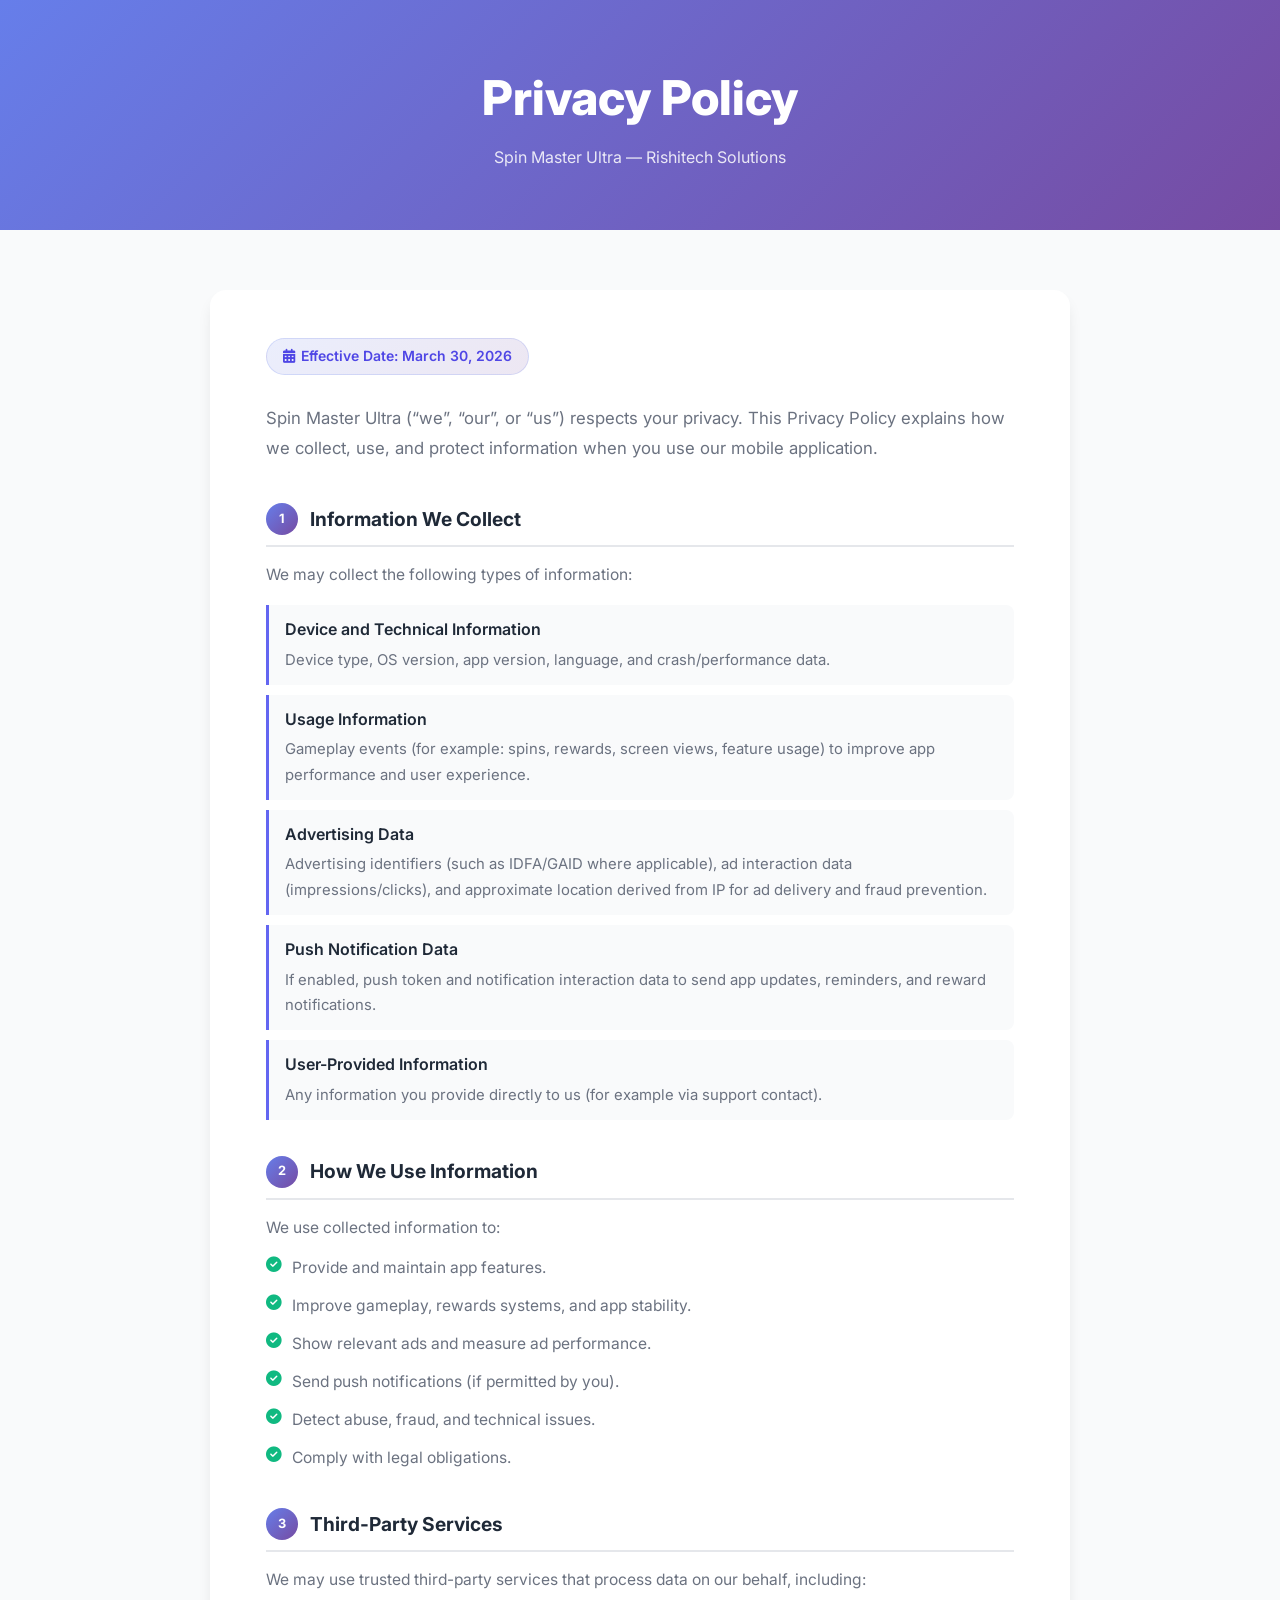
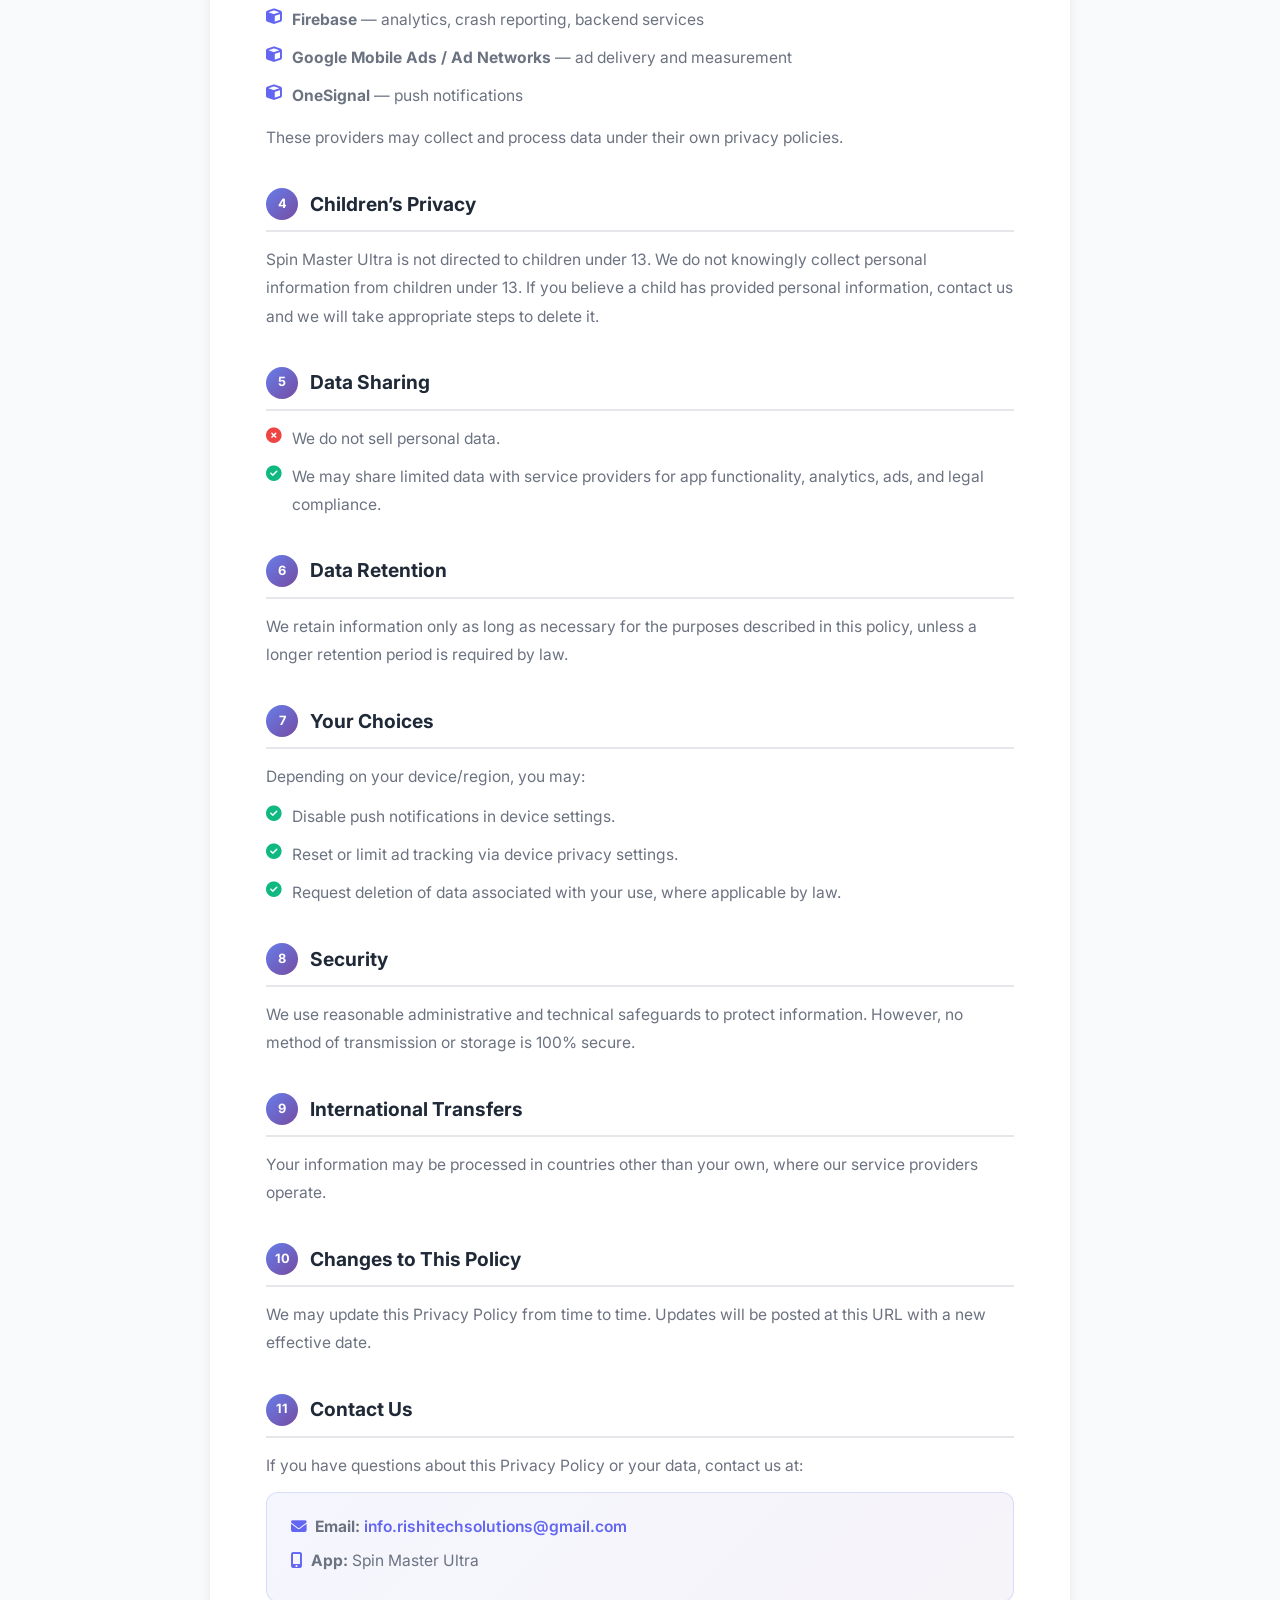
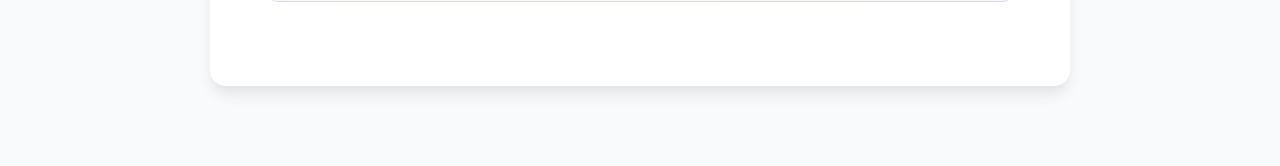
<file: privacy-policy.html>
<!DOCTYPE html>
<html lang="en">
<head>
    <meta charset="UTF-8">
    <meta name="viewport" content="width=device-width, initial-scale=1.0">
    <title>Privacy Policy - Spin Master Ultra | Rishitech Solutions</title>
    <link rel="stylesheet" href="styles.css">
    <link rel="preconnect" href="https://fonts.googleapis.com">
    <link rel="preconnect" href="https://fonts.gstatic.com" crossorigin>
    <link href="https://fonts.googleapis.com/css2?family=Inter:wght@300;400;500;600;700;800;900&display=swap" rel="stylesheet">
    <link rel="stylesheet" href="https://cdnjs.cloudflare.com/ajax/libs/font-awesome/6.4.0/css/all.min.css">
    <style>
        .policy-hero {
            background: var(--gradient-1);
            padding: 60px 0 60px;
            text-align: center;
            color: #fff;
        }

        .policy-hero h1 {
            font-size: clamp(2rem, 5vw, 3rem);
            font-weight: 800;
            margin-bottom: 0.5rem;
        }

        .policy-hero p {
            font-size: 1rem;
            opacity: 0.85;
        }

        .policy-content {
            padding: 60px 0 80px;
            background: var(--bg-light);
        }

        .policy-card {
            background: var(--bg-white);
            border-radius: 16px;
            box-shadow: var(--shadow-lg);
            padding: 48px 56px;
            max-width: 860px;
            margin: 0 auto;
        }

        .policy-card .effective-date {
            display: inline-block;
            background: linear-gradient(135deg, #667eea22, #764ba222);
            color: var(--primary-dark);
            font-weight: 600;
            font-size: 0.875rem;
            padding: 6px 16px;
            border-radius: 20px;
            margin-bottom: 28px;
            border: 1px solid #667eea33;
        }

        .policy-card .intro {
            font-size: 1.05rem;
            color: var(--text-light);
            margin-bottom: 40px;
            line-height: 1.8;
        }

        .policy-section {
            margin-bottom: 36px;
        }

        .policy-section h2 {
            display: flex;
            align-items: center;
            gap: 12px;
            font-size: 1.2rem;
            font-weight: 700;
            color: var(--text-dark);
            margin-bottom: 14px;
            padding-bottom: 10px;
            border-bottom: 2px solid var(--border-color);
        }

        .policy-section h2 .section-number {
            display: inline-flex;
            align-items: center;
            justify-content: center;
            width: 32px;
            height: 32px;
            border-radius: 50%;
            background: var(--gradient-1);
            color: #fff;
            font-size: 0.8rem;
            font-weight: 700;
            flex-shrink: 0;
        }

        .policy-section p,
        .policy-section li {
            color: var(--text-light);
            line-height: 1.8;
            font-size: 0.975rem;
        }

        .policy-section ul {
            list-style: none;
            padding: 0;
            margin: 0;
            display: flex;
            flex-direction: column;
            gap: 10px;
        }

        .policy-section ul li {
            padding-left: 0;
        }

        .data-type {
            background: var(--bg-light);
            border-left: 3px solid var(--primary-color);
            border-radius: 0 8px 8px 0;
            padding: 12px 16px;
            margin-bottom: 10px;
        }

        .data-type strong {
            display: block;
            color: var(--text-dark);
            font-weight: 600;
            margin-bottom: 4px;
        }

        .data-type span {
            font-size: 0.93rem;
            color: var(--text-light);
        }

        .third-party-list {
            display: flex;
            flex-direction: column;
            gap: 8px;
            margin-top: 4px;
        }

        .third-party-list li {
            display: flex;
            align-items: flex-start;
            gap: 10px;
        }

        .third-party-list li i {
            color: var(--primary-color);
            margin-top: 3px;
            flex-shrink: 0;
        }

        .check-list {
            display: flex;
            flex-direction: column;
            gap: 8px;
            margin-top: 4px;
        }

        .check-list li {
            display: flex;
            align-items: flex-start;
            gap: 10px;
        }

        .check-list li i {
            color: #10b981;
            margin-top: 3px;
            flex-shrink: 0;
        }

        .contact-box {
            background: linear-gradient(135deg, #667eea11, #764ba211);
            border: 1px solid #667eea33;
            border-radius: 12px;
            padding: 20px 24px;
            margin-top: 8px;
        }

        .contact-box p {
            margin-bottom: 6px;
        }

        .contact-box a {
            color: var(--primary-color);
            font-weight: 600;
            text-decoration: none;
        }

        .contact-box a:hover {
            text-decoration: underline;
        }

        @media (max-width: 768px) {
            .policy-card {
                padding: 32px 24px;
            }
        }
    </style>
</head>
<body>
    <!-- Header -->
    <header class="header" id="header" style="display:none;">
        <nav class="navbar">
            <div class="container">
                <div class="nav-wrapper">
                    <div class="logo">
                        <img src="assets/rishitech solutions logo.png" alt="Rishitech Solutions" class="logo-image">
                    </div>
                    <ul class="nav-menu" id="navMenu">
                        <li><a href="index.html#home" class="nav-link">Home</a></li>
                        <li><a href="index.html#services" class="nav-link">Services</a></li>
                        <li><a href="index.html#about" class="nav-link">About</a></li>
                        <li><a href="index.html#contact" class="nav-link">Contact</a></li>
                    </ul>
                    <button class="nav-toggle" id="navToggle">
                        <span></span>
                        <span></span>
                        <span></span>
                    </button>
                </div>
            </div>
        </nav>
    </header>

    <!-- Page Hero -->
    <section class="policy-hero">
        <div class="container">
            <h1>Privacy Policy</h1>
            <p>Spin Master Ultra &mdash; Rishitech Solutions</p>
        </div>
    </section>

    <!-- Policy Content -->
    <section class="policy-content">
        <div class="container">
            <div class="policy-card">

                <span class="effective-date"><i class="fas fa-calendar-alt" style="margin-right:6px;"></i>Effective Date: March 30, 2026</span>

                <p class="intro">
                    Spin Master Ultra (&ldquo;we&rdquo;, &ldquo;our&rdquo;, or &ldquo;us&rdquo;) respects your privacy. This Privacy Policy explains how we collect, use, and protect information when you use our mobile application.
                </p>

                <!-- Section 1 -->
                <div class="policy-section">
                    <h2><span class="section-number">1</span> Information We Collect</h2>
                    <p style="margin-bottom:16px;">We may collect the following types of information:</p>

                    <div class="data-type">
                        <strong>Device and Technical Information</strong>
                        <span>Device type, OS version, app version, language, and crash/performance data.</span>
                    </div>
                    <div class="data-type">
                        <strong>Usage Information</strong>
                        <span>Gameplay events (for example: spins, rewards, screen views, feature usage) to improve app performance and user experience.</span>
                    </div>
                    <div class="data-type">
                        <strong>Advertising Data</strong>
                        <span>Advertising identifiers (such as IDFA/GAID where applicable), ad interaction data (impressions/clicks), and approximate location derived from IP for ad delivery and fraud prevention.</span>
                    </div>
                    <div class="data-type">
                        <strong>Push Notification Data</strong>
                        <span>If enabled, push token and notification interaction data to send app updates, reminders, and reward notifications.</span>
                    </div>
                    <div class="data-type">
                        <strong>User-Provided Information</strong>
                        <span>Any information you provide directly to us (for example via support contact).</span>
                    </div>
                </div>

                <!-- Section 2 -->
                <div class="policy-section">
                    <h2><span class="section-number">2</span> How We Use Information</h2>
                    <p style="margin-bottom:12px;">We use collected information to:</p>
                    <ul class="check-list">
                        <li><i class="fas fa-check-circle"></i> Provide and maintain app features.</li>
                        <li><i class="fas fa-check-circle"></i> Improve gameplay, rewards systems, and app stability.</li>
                        <li><i class="fas fa-check-circle"></i> Show relevant ads and measure ad performance.</li>
                        <li><i class="fas fa-check-circle"></i> Send push notifications (if permitted by you).</li>
                        <li><i class="fas fa-check-circle"></i> Detect abuse, fraud, and technical issues.</li>
                        <li><i class="fas fa-check-circle"></i> Comply with legal obligations.</li>
                    </ul>
                </div>

                <!-- Section 3 -->
                <div class="policy-section">
                    <h2><span class="section-number">3</span> Third-Party Services</h2>
                    <p style="margin-bottom:12px;">We may use trusted third-party services that process data on our behalf, including:</p>
                    <ul class="third-party-list">
                        <li><i class="fas fa-cube"></i><span><strong>Firebase</strong> &mdash; analytics, crash reporting, backend services</span></li>
                        <li><i class="fas fa-cube"></i><span><strong>Google Mobile Ads / Ad Networks</strong> &mdash; ad delivery and measurement</span></li>
                        <li><i class="fas fa-cube"></i><span><strong>OneSignal</strong> &mdash; push notifications</span></li>
                    </ul>
                    <p style="margin-top:14px;">These providers may collect and process data under their own privacy policies.</p>
                </div>

                <!-- Section 4 -->
                <div class="policy-section">
                    <h2><span class="section-number">4</span> Children&rsquo;s Privacy</h2>
                    <p>Spin Master Ultra is not directed to children under 13. We do not knowingly collect personal information from children under 13. If you believe a child has provided personal information, contact us and we will take appropriate steps to delete it.</p>
                </div>

                <!-- Section 5 -->
                <div class="policy-section">
                    <h2><span class="section-number">5</span> Data Sharing</h2>
                    <ul class="check-list">
                        <li><i class="fas fa-times-circle" style="color:#ef4444;"></i> We do not sell personal data.</li>
                        <li><i class="fas fa-check-circle"></i> We may share limited data with service providers for app functionality, analytics, ads, and legal compliance.</li>
                    </ul>
                </div>

                <!-- Section 6 -->
                <div class="policy-section">
                    <h2><span class="section-number">6</span> Data Retention</h2>
                    <p>We retain information only as long as necessary for the purposes described in this policy, unless a longer retention period is required by law.</p>
                </div>

                <!-- Section 7 -->
                <div class="policy-section">
                    <h2><span class="section-number">7</span> Your Choices</h2>
                    <p style="margin-bottom:12px;">Depending on your device/region, you may:</p>
                    <ul class="check-list">
                        <li><i class="fas fa-check-circle"></i> Disable push notifications in device settings.</li>
                        <li><i class="fas fa-check-circle"></i> Reset or limit ad tracking via device privacy settings.</li>
                        <li><i class="fas fa-check-circle"></i> Request deletion of data associated with your use, where applicable by law.</li>
                    </ul>
                </div>

                <!-- Section 8 -->
                <div class="policy-section">
                    <h2><span class="section-number">8</span> Security</h2>
                    <p>We use reasonable administrative and technical safeguards to protect information. However, no method of transmission or storage is 100% secure.</p>
                </div>

                <!-- Section 9 -->
                <div class="policy-section">
                    <h2><span class="section-number">9</span> International Transfers</h2>
                    <p>Your information may be processed in countries other than your own, where our service providers operate.</p>
                </div>

                <!-- Section 10 -->
                <div class="policy-section">
                    <h2><span class="section-number">10</span> Changes to This Policy</h2>
                    <p>We may update this Privacy Policy from time to time. Updates will be posted at this URL with a new effective date.</p>
                </div>

                <!-- Section 11 -->
                <div class="policy-section">
                    <h2><span class="section-number">11</span> Contact Us</h2>
                    <p style="margin-bottom:12px;">If you have questions about this Privacy Policy or your data, contact us at:</p>
                    <div class="contact-box">
                        <p><i class="fas fa-envelope" style="color:var(--primary-color);margin-right:8px;"></i><strong>Email:</strong> <a href="mailto:info.rishitechsolutions@gmail.com">info.rishitechsolutions@gmail.com</a></p>
                        <p><i class="fas fa-mobile-alt" style="color:var(--primary-color);margin-right:8px;"></i><strong>App:</strong> Spin Master Ultra</p>
                    </div>
                </div>

            </div>
        </div>
    </section>



    <script>
        // Header scroll effect
        const header = document.getElementById('header');
        window.addEventListener('scroll', () => {
            header.classList.toggle('scrolled', window.scrollY > 50);
        });

        // Mobile nav toggle
        const navToggle = document.getElementById('navToggle');
        const navMenu = document.getElementById('navMenu');
        navToggle.addEventListener('click', () => {
            navMenu.classList.toggle('active');
            navToggle.classList.toggle('active');
        });
    </script>
</body>
</html>
</file>
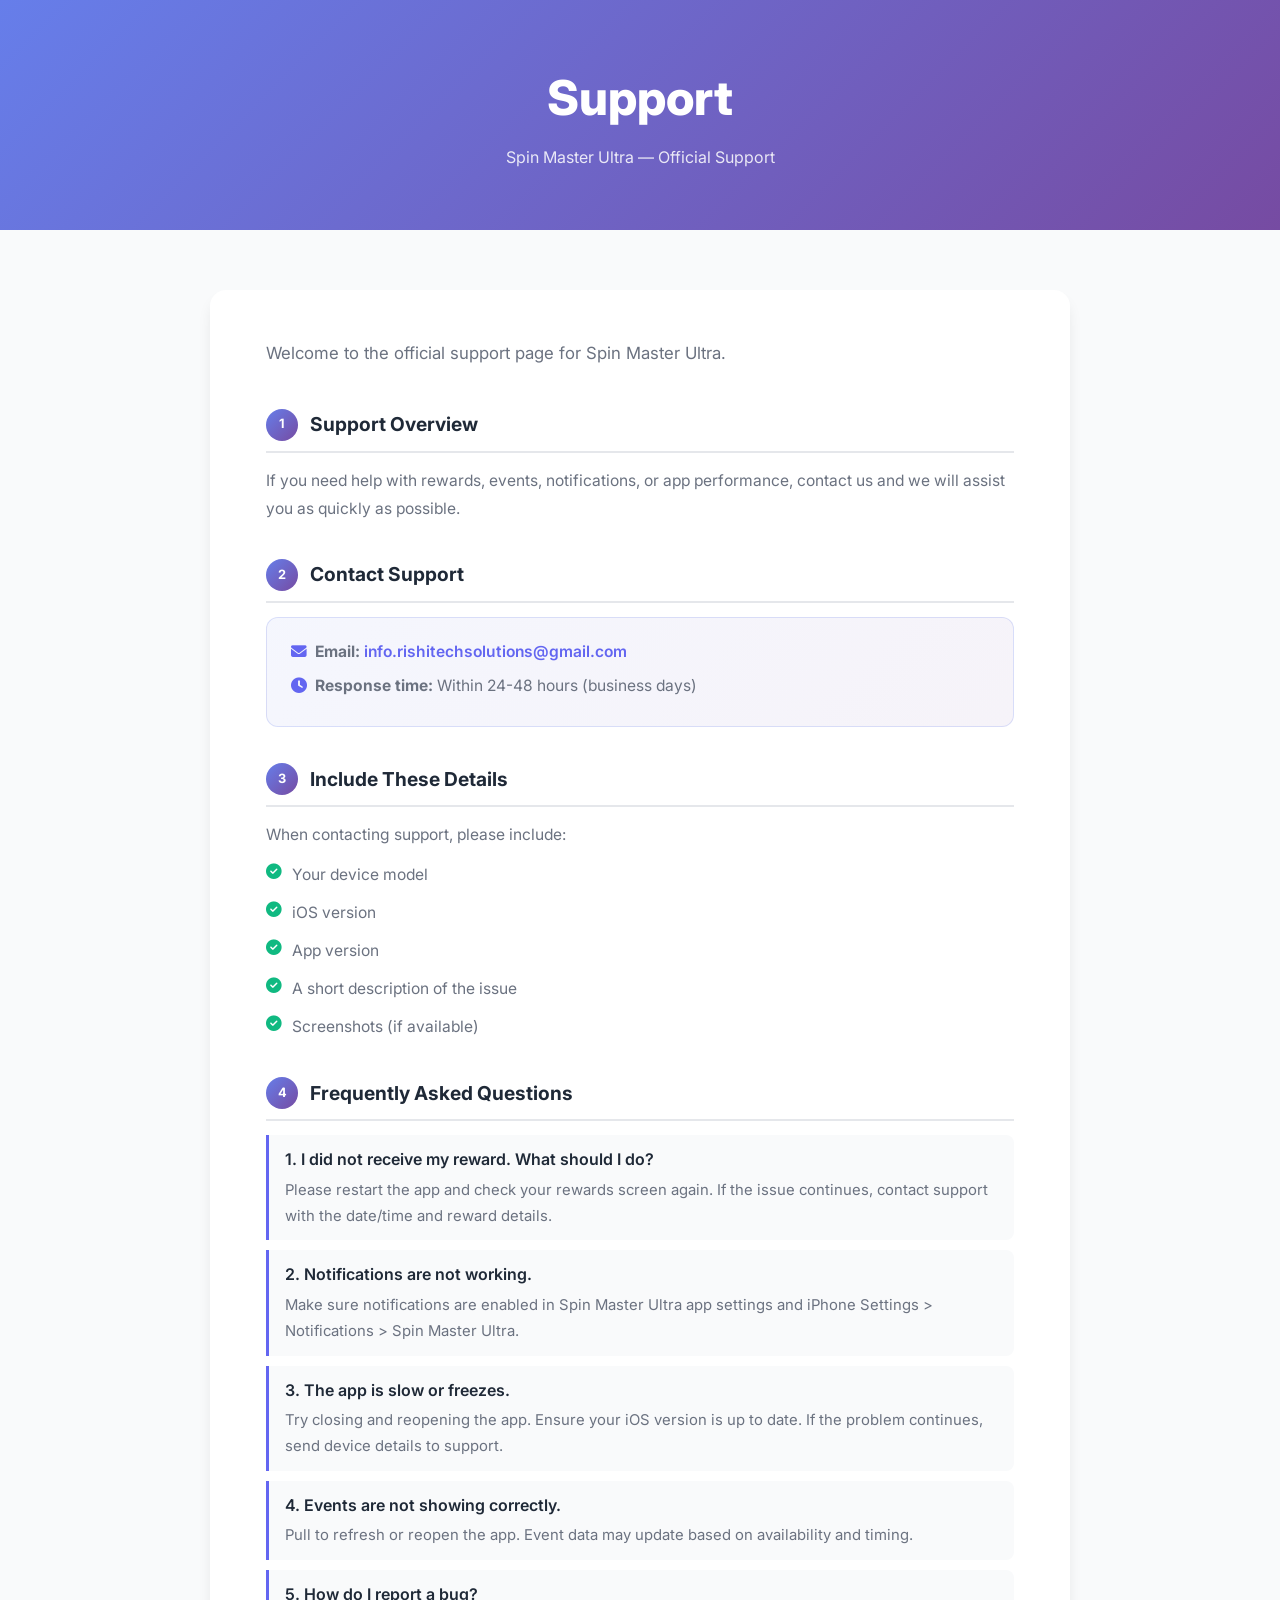
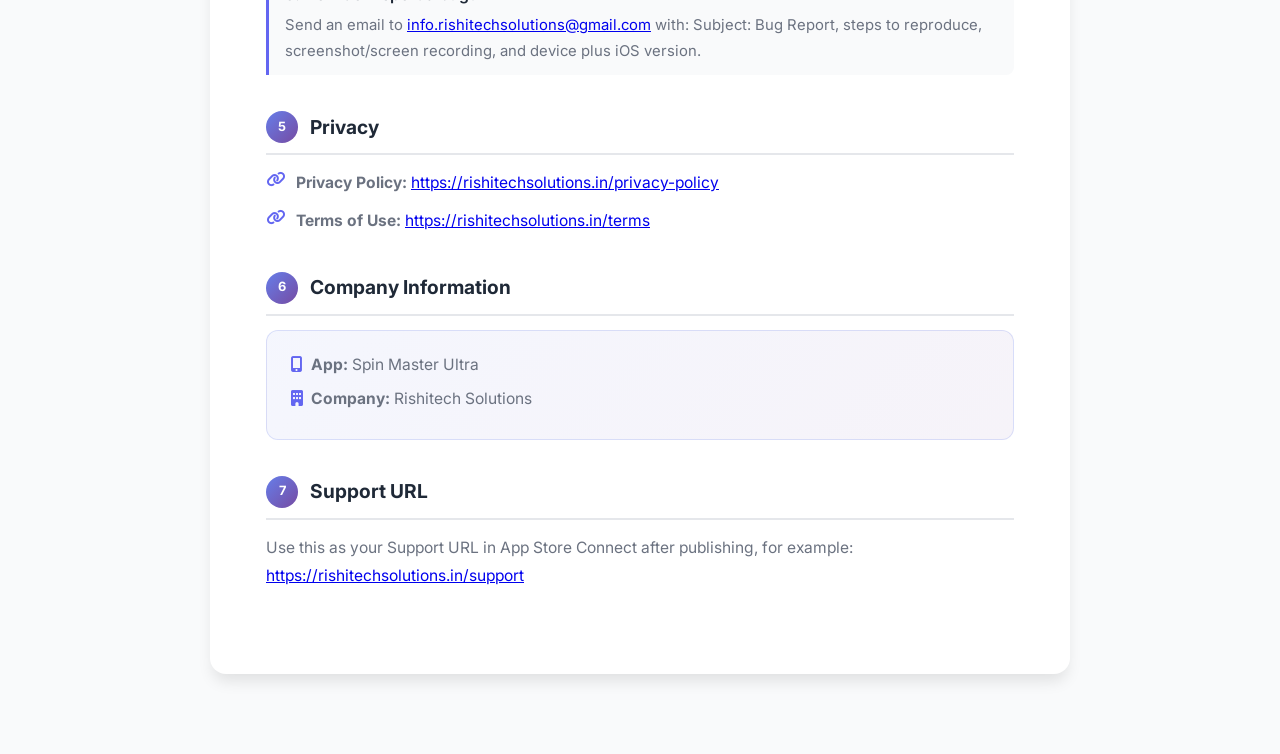
<file: support.html>
<!DOCTYPE html>
<html lang="en">
<head>
    <meta charset="UTF-8">
    <meta name="viewport" content="width=device-width, initial-scale=1.0">
    <title>Support - Spin Master Ultra | Rishitech Solutions</title>
    <link rel="stylesheet" href="styles.css">
    <link rel="preconnect" href="https://fonts.googleapis.com">
    <link rel="preconnect" href="https://fonts.gstatic.com" crossorigin>
    <link href="https://fonts.googleapis.com/css2?family=Inter:wght@300;400;500;600;700;800;900&display=swap" rel="stylesheet">
    <link rel="stylesheet" href="https://cdnjs.cloudflare.com/ajax/libs/font-awesome/6.4.0/css/all.min.css">
    <style>
        .policy-hero {
            background: var(--gradient-1);
            padding: 60px 0 60px;
            text-align: center;
            color: #fff;
        }

        .policy-hero h1 {
            font-size: clamp(2rem, 5vw, 3rem);
            font-weight: 800;
            margin-bottom: 0.5rem;
        }

        .policy-hero p {
            font-size: 1rem;
            opacity: 0.85;
        }

        .policy-content {
            padding: 60px 0 80px;
            background: var(--bg-light);
        }

        .policy-card {
            background: var(--bg-white);
            border-radius: 16px;
            box-shadow: var(--shadow-lg);
            padding: 48px 56px;
            max-width: 860px;
            margin: 0 auto;
        }

        .policy-card .effective-date {
            display: inline-block;
            background: linear-gradient(135deg, #667eea22, #764ba222);
            color: var(--primary-dark);
            font-weight: 600;
            font-size: 0.875rem;
            padding: 6px 16px;
            border-radius: 20px;
            margin-bottom: 28px;
            border: 1px solid #667eea33;
        }

        .policy-card .intro {
            font-size: 1.05rem;
            color: var(--text-light);
            margin-bottom: 40px;
            line-height: 1.8;
        }

        .policy-section {
            margin-bottom: 36px;
        }

        .policy-section h2 {
            display: flex;
            align-items: center;
            gap: 12px;
            font-size: 1.2rem;
            font-weight: 700;
            color: var(--text-dark);
            margin-bottom: 14px;
            padding-bottom: 10px;
            border-bottom: 2px solid var(--border-color);
        }

        .policy-section h2 .section-number {
            display: inline-flex;
            align-items: center;
            justify-content: center;
            width: 32px;
            height: 32px;
            border-radius: 50%;
            background: var(--gradient-1);
            color: #fff;
            font-size: 0.8rem;
            font-weight: 700;
            flex-shrink: 0;
        }

        .policy-section p,
        .policy-section li {
            color: var(--text-light);
            line-height: 1.8;
            font-size: 0.975rem;
        }

        .policy-section ul {
            list-style: none;
            padding: 0;
            margin: 0;
            display: flex;
            flex-direction: column;
            gap: 10px;
        }

        .policy-section ul li {
            padding-left: 0;
        }

        .data-type {
            background: var(--bg-light);
            border-left: 3px solid var(--primary-color);
            border-radius: 0 8px 8px 0;
            padding: 12px 16px;
            margin-bottom: 10px;
        }

        .data-type strong {
            display: block;
            color: var(--text-dark);
            font-weight: 600;
            margin-bottom: 4px;
        }

        .data-type span {
            font-size: 0.93rem;
            color: var(--text-light);
        }

        .third-party-list {
            display: flex;
            flex-direction: column;
            gap: 8px;
            margin-top: 4px;
        }

        .third-party-list li {
            display: flex;
            align-items: flex-start;
            gap: 10px;
        }

        .third-party-list li i {
            color: var(--primary-color);
            margin-top: 3px;
            flex-shrink: 0;
        }

        .check-list {
            display: flex;
            flex-direction: column;
            gap: 8px;
            margin-top: 4px;
        }

        .check-list li {
            display: flex;
            align-items: flex-start;
            gap: 10px;
        }

        .check-list li i {
            color: #10b981;
            margin-top: 3px;
            flex-shrink: 0;
        }

        .contact-box {
            background: linear-gradient(135deg, #667eea11, #764ba211);
            border: 1px solid #667eea33;
            border-radius: 12px;
            padding: 20px 24px;
            margin-top: 8px;
        }

        .contact-box p {
            margin-bottom: 6px;
        }

        .contact-box a {
            color: var(--primary-color);
            font-weight: 600;
            text-decoration: none;
        }

        .contact-box a:hover {
            text-decoration: underline;
        }

        @media (max-width: 768px) {
            .policy-card {
                padding: 32px 24px;
            }
        }
    </style>
</head>
<body>
    <section class="policy-hero">
        <div class="container">
            <h1>Support</h1>
            <p>Spin Master Ultra &mdash; Official Support</p>
        </div>
    </section>

    <section class="policy-content">
        <div class="container">
            <div class="policy-card">
                <p class="intro">
                    Welcome to the official support page for Spin Master Ultra.
                </p>

                <div class="policy-section">
                    <h2><span class="section-number">1</span> Support Overview</h2>
                    <p>
                        If you need help with rewards, events, notifications, or app performance,
                        contact us and we will assist you as quickly as possible.
                    </p>
                </div>

                <div class="policy-section">
                    <h2><span class="section-number">2</span> Contact Support</h2>
                    <div class="contact-box">
                        <p><i class="fas fa-envelope" style="color:var(--primary-color);margin-right:8px;"></i><strong>Email:</strong> <a href="mailto:info.rishitechsolutions@gmail.com">info.rishitechsolutions@gmail.com</a></p>
                        <p><i class="fas fa-clock" style="color:var(--primary-color);margin-right:8px;"></i><strong>Response time:</strong> Within 24-48 hours (business days)</p>
                    </div>
                </div>

                <div class="policy-section">
                    <h2><span class="section-number">3</span> Include These Details</h2>
                    <p style="margin-bottom:12px;">When contacting support, please include:</p>
                    <ul class="check-list">
                        <li><i class="fas fa-check-circle"></i> Your device model</li>
                        <li><i class="fas fa-check-circle"></i> iOS version</li>
                        <li><i class="fas fa-check-circle"></i> App version</li>
                        <li><i class="fas fa-check-circle"></i> A short description of the issue</li>
                        <li><i class="fas fa-check-circle"></i> Screenshots (if available)</li>
                    </ul>
                </div>

                <div class="policy-section">
                    <h2><span class="section-number">4</span> Frequently Asked Questions</h2>

                    <div class="data-type">
                        <strong>1. I did not receive my reward. What should I do?</strong>
                        <span>Please restart the app and check your rewards screen again. If the issue continues, contact support with the date/time and reward details.</span>
                    </div>

                    <div class="data-type">
                        <strong>2. Notifications are not working.</strong>
                        <span>Make sure notifications are enabled in Spin Master Ultra app settings and iPhone Settings &gt; Notifications &gt; Spin Master Ultra.</span>
                    </div>

                    <div class="data-type">
                        <strong>3. The app is slow or freezes.</strong>
                        <span>Try closing and reopening the app. Ensure your iOS version is up to date. If the problem continues, send device details to support.</span>
                    </div>

                    <div class="data-type">
                        <strong>4. Events are not showing correctly.</strong>
                        <span>Pull to refresh or reopen the app. Event data may update based on availability and timing.</span>
                    </div>

                    <div class="data-type">
                        <strong>5. How do I report a bug?</strong>
                        <span>
                            Send an email to <a href="mailto:info.rishitechsolutions@gmail.com">info.rishitechsolutions@gmail.com</a> with:
                            Subject: Bug Report, steps to reproduce, screenshot/screen recording, and device plus iOS version.
                        </span>
                    </div>
                </div>

                <div class="policy-section">
                    <h2><span class="section-number">5</span> Privacy</h2>
                    <ul class="third-party-list">
                        <li><i class="fas fa-link"></i><span><strong>Privacy Policy:</strong> <a href="https://rishitechsolutions.in/privacy-policy">https://rishitechsolutions.in/privacy-policy</a></span></li>
                        <li><i class="fas fa-link"></i><span><strong>Terms of Use:</strong> <a href="terms.html">https://rishitechsolutions.in/terms</a></span></li>
                    </ul>
                </div>

                <div class="policy-section">
                    <h2><span class="section-number">6</span> Company Information</h2>
                    <div class="contact-box">
                        <p><i class="fas fa-mobile-alt" style="color:var(--primary-color);margin-right:8px;"></i><strong>App:</strong> Spin Master Ultra</p>
                        <p><i class="fas fa-building" style="color:var(--primary-color);margin-right:8px;"></i><strong>Company:</strong> Rishitech Solutions</p>
                    </div>
                </div>

                <div class="policy-section">
                    <h2><span class="section-number">7</span> Support URL</h2>
                    <p>
                        Use this as your Support URL in App Store Connect after publishing,
                        for example: <a href="https://rishitechsolutions.in/support">https://rishitechsolutions.in/support</a>
                    </p>
                </div>

            </div>
        </div>
    </section>
</body>
</html>
</file>
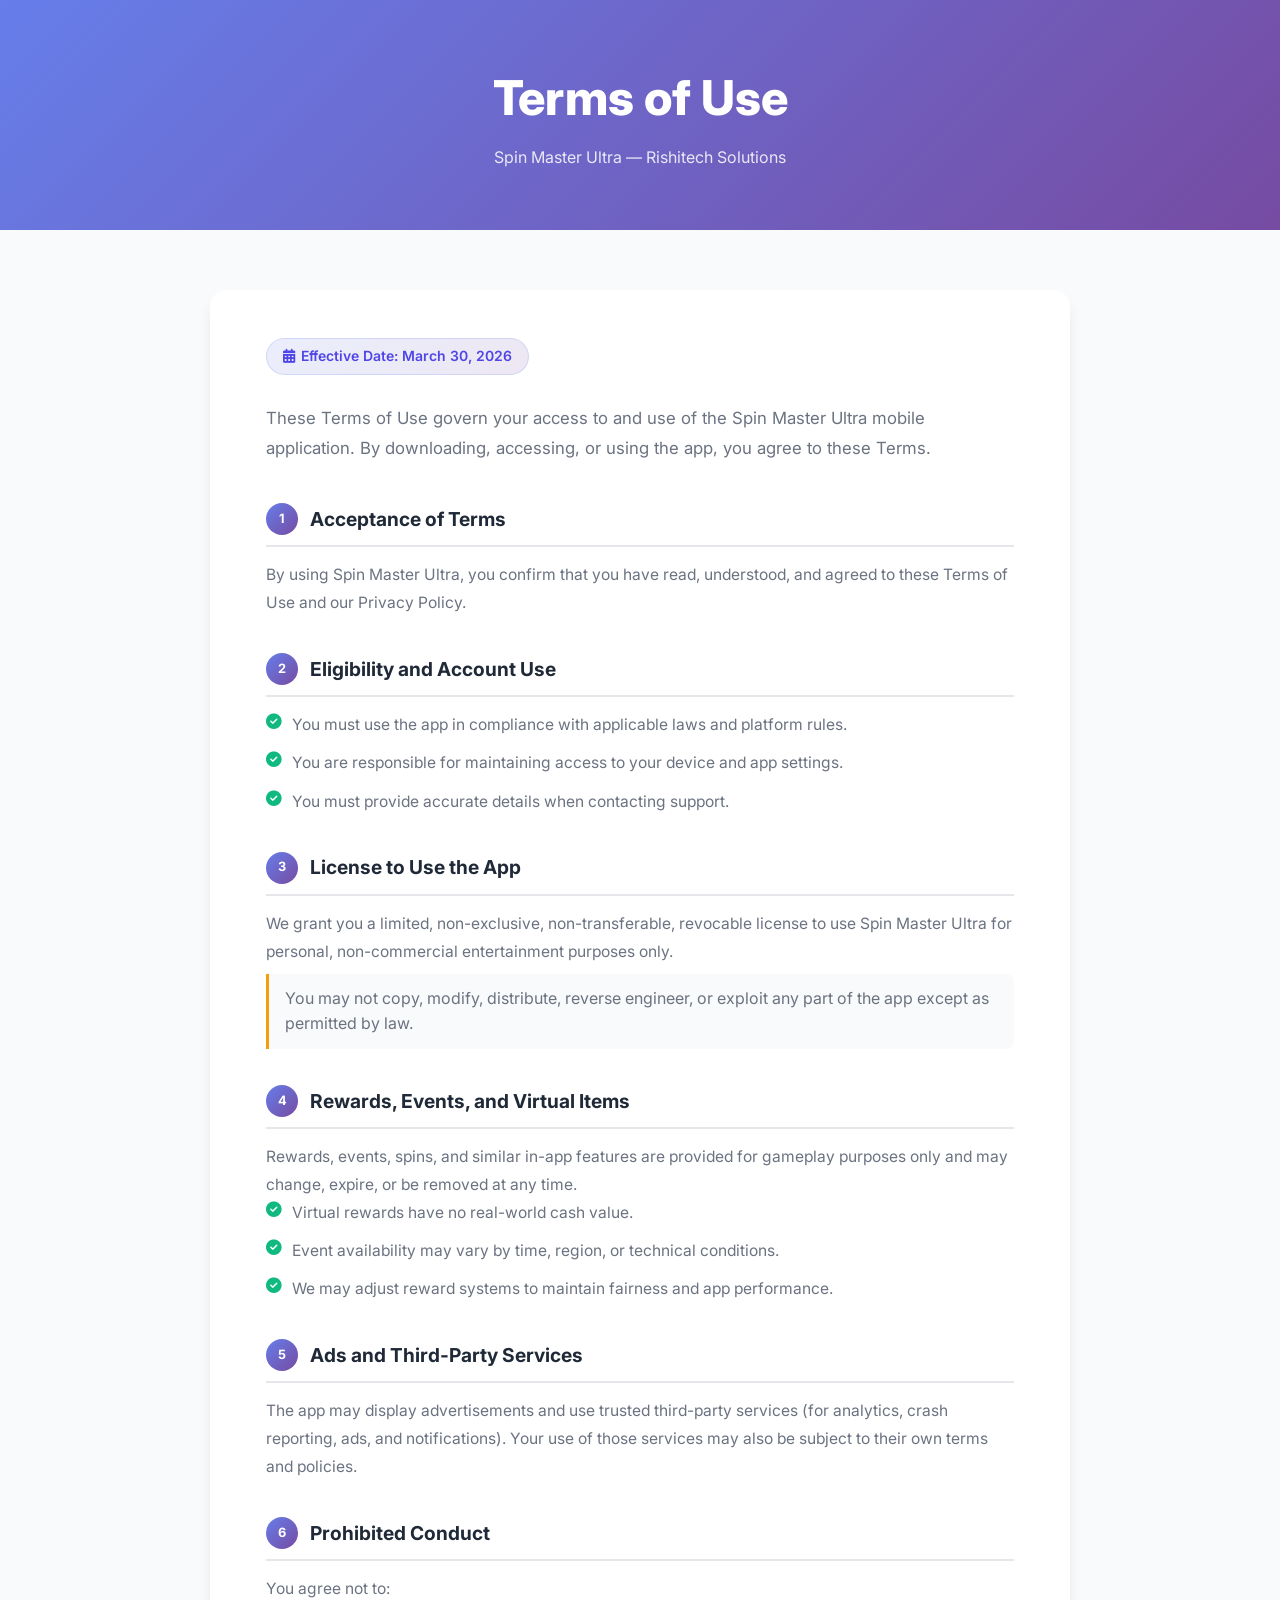
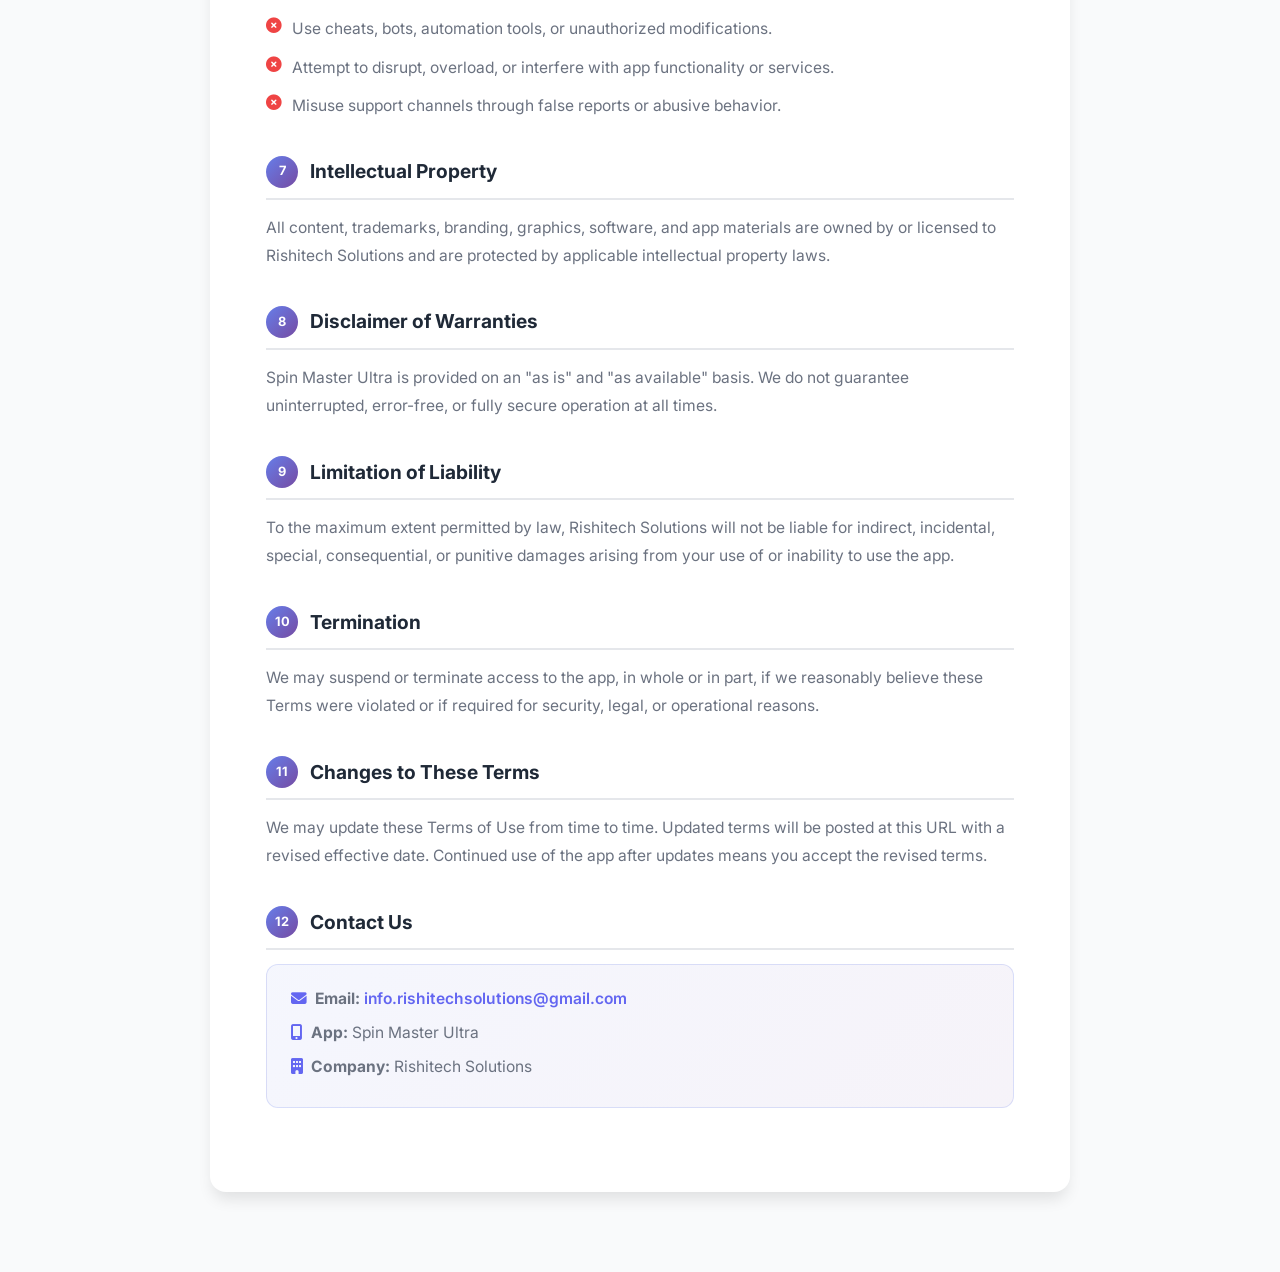
<file: terms.html>
<!DOCTYPE html>
<html lang="en">
<head>
    <meta charset="UTF-8">
    <meta name="viewport" content="width=device-width, initial-scale=1.0">
    <title>Terms of Use - Spin Master Ultra | Rishitech Solutions</title>
    <link rel="stylesheet" href="styles.css">
    <link rel="preconnect" href="https://fonts.googleapis.com">
    <link rel="preconnect" href="https://fonts.gstatic.com" crossorigin>
    <link href="https://fonts.googleapis.com/css2?family=Inter:wght@300;400;500;600;700;800;900&display=swap" rel="stylesheet">
    <link rel="stylesheet" href="https://cdnjs.cloudflare.com/ajax/libs/font-awesome/6.4.0/css/all.min.css">
    <style>
        .policy-hero {
            background: var(--gradient-1);
            padding: 60px 0 60px;
            text-align: center;
            color: #fff;
        }

        .policy-hero h1 {
            font-size: clamp(2rem, 5vw, 3rem);
            font-weight: 800;
            margin-bottom: 0.5rem;
        }

        .policy-hero p {
            font-size: 1rem;
            opacity: 0.85;
        }

        .policy-content {
            padding: 60px 0 80px;
            background: var(--bg-light);
        }

        .policy-card {
            background: var(--bg-white);
            border-radius: 16px;
            box-shadow: var(--shadow-lg);
            padding: 48px 56px;
            max-width: 860px;
            margin: 0 auto;
        }

        .policy-card .effective-date {
            display: inline-block;
            background: linear-gradient(135deg, #667eea22, #764ba222);
            color: var(--primary-dark);
            font-weight: 600;
            font-size: 0.875rem;
            padding: 6px 16px;
            border-radius: 20px;
            margin-bottom: 28px;
            border: 1px solid #667eea33;
        }

        .policy-card .intro {
            font-size: 1.05rem;
            color: var(--text-light);
            margin-bottom: 40px;
            line-height: 1.8;
        }

        .policy-section {
            margin-bottom: 36px;
        }

        .policy-section h2 {
            display: flex;
            align-items: center;
            gap: 12px;
            font-size: 1.2rem;
            font-weight: 700;
            color: var(--text-dark);
            margin-bottom: 14px;
            padding-bottom: 10px;
            border-bottom: 2px solid var(--border-color);
        }

        .policy-section h2 .section-number {
            display: inline-flex;
            align-items: center;
            justify-content: center;
            width: 32px;
            height: 32px;
            border-radius: 50%;
            background: var(--gradient-1);
            color: #fff;
            font-size: 0.8rem;
            font-weight: 700;
            flex-shrink: 0;
        }

        .policy-section p,
        .policy-section li {
            color: var(--text-light);
            line-height: 1.8;
            font-size: 0.975rem;
        }

        .policy-section ul {
            list-style: none;
            padding: 0;
            margin: 0;
            display: flex;
            flex-direction: column;
            gap: 10px;
        }

        .check-list li {
            display: flex;
            align-items: flex-start;
            gap: 10px;
        }

        .check-list li i {
            color: #10b981;
            margin-top: 3px;
            flex-shrink: 0;
        }

        .contact-box {
            background: linear-gradient(135deg, #667eea11, #764ba211);
            border: 1px solid #667eea33;
            border-radius: 12px;
            padding: 20px 24px;
            margin-top: 8px;
        }

        .contact-box p {
            margin-bottom: 6px;
        }

        .contact-box a {
            color: var(--primary-color);
            font-weight: 600;
            text-decoration: none;
        }

        .contact-box a:hover {
            text-decoration: underline;
        }

        .note {
            background: var(--bg-light);
            border-left: 3px solid var(--accent-color);
            border-radius: 0 8px 8px 0;
            padding: 12px 16px;
            margin-top: 8px;
            color: var(--text-light);
        }

        @media (max-width: 768px) {
            .policy-card {
                padding: 32px 24px;
            }
        }
    </style>
</head>
<body>
    <section class="policy-hero">
        <div class="container">
            <h1>Terms of Use</h1>
            <p>Spin Master Ultra &mdash; Rishitech Solutions</p>
        </div>
    </section>

    <section class="policy-content">
        <div class="container">
            <div class="policy-card">
                <span class="effective-date"><i class="fas fa-calendar-alt" style="margin-right:6px;"></i>Effective Date: March 30, 2026</span>

                <p class="intro">
                    These Terms of Use govern your access to and use of the Spin Master Ultra mobile application. By downloading, accessing, or using the app, you agree to these Terms.
                </p>

                <div class="policy-section">
                    <h2><span class="section-number">1</span> Acceptance of Terms</h2>
                    <p>
                        By using Spin Master Ultra, you confirm that you have read, understood, and agreed to these Terms of Use and our Privacy Policy.
                    </p>
                </div>

                <div class="policy-section">
                    <h2><span class="section-number">2</span> Eligibility and Account Use</h2>
                    <ul class="check-list">
                        <li><i class="fas fa-check-circle"></i> You must use the app in compliance with applicable laws and platform rules.</li>
                        <li><i class="fas fa-check-circle"></i> You are responsible for maintaining access to your device and app settings.</li>
                        <li><i class="fas fa-check-circle"></i> You must provide accurate details when contacting support.</li>
                    </ul>
                </div>

                <div class="policy-section">
                    <h2><span class="section-number">3</span> License to Use the App</h2>
                    <p>
                        We grant you a limited, non-exclusive, non-transferable, revocable license to use Spin Master Ultra for personal, non-commercial entertainment purposes only.
                    </p>
                    <div class="note">
                        You may not copy, modify, distribute, reverse engineer, or exploit any part of the app except as permitted by law.
                    </div>
                </div>

                <div class="policy-section">
                    <h2><span class="section-number">4</span> Rewards, Events, and Virtual Items</h2>
                    <p>
                        Rewards, events, spins, and similar in-app features are provided for gameplay purposes only and may change, expire, or be removed at any time.
                    </p>
                    <ul class="check-list">
                        <li><i class="fas fa-check-circle"></i> Virtual rewards have no real-world cash value.</li>
                        <li><i class="fas fa-check-circle"></i> Event availability may vary by time, region, or technical conditions.</li>
                        <li><i class="fas fa-check-circle"></i> We may adjust reward systems to maintain fairness and app performance.</li>
                    </ul>
                </div>

                <div class="policy-section">
                    <h2><span class="section-number">5</span> Ads and Third-Party Services</h2>
                    <p>
                        The app may display advertisements and use trusted third-party services (for analytics, crash reporting, ads, and notifications). Your use of those services may also be subject to their own terms and policies.
                    </p>
                </div>

                <div class="policy-section">
                    <h2><span class="section-number">6</span> Prohibited Conduct</h2>
                    <p style="margin-bottom:12px;">You agree not to:</p>
                    <ul class="check-list">
                        <li><i class="fas fa-times-circle" style="color:#ef4444;"></i> Use cheats, bots, automation tools, or unauthorized modifications.</li>
                        <li><i class="fas fa-times-circle" style="color:#ef4444;"></i> Attempt to disrupt, overload, or interfere with app functionality or services.</li>
                        <li><i class="fas fa-times-circle" style="color:#ef4444;"></i> Misuse support channels through false reports or abusive behavior.</li>
                    </ul>
                </div>

                <div class="policy-section">
                    <h2><span class="section-number">7</span> Intellectual Property</h2>
                    <p>
                        All content, trademarks, branding, graphics, software, and app materials are owned by or licensed to Rishitech Solutions and are protected by applicable intellectual property laws.
                    </p>
                </div>

                <div class="policy-section">
                    <h2><span class="section-number">8</span> Disclaimer of Warranties</h2>
                    <p>
                        Spin Master Ultra is provided on an "as is" and "as available" basis. We do not guarantee uninterrupted, error-free, or fully secure operation at all times.
                    </p>
                </div>

                <div class="policy-section">
                    <h2><span class="section-number">9</span> Limitation of Liability</h2>
                    <p>
                        To the maximum extent permitted by law, Rishitech Solutions will not be liable for indirect, incidental, special, consequential, or punitive damages arising from your use of or inability to use the app.
                    </p>
                </div>

                <div class="policy-section">
                    <h2><span class="section-number">10</span> Termination</h2>
                    <p>
                        We may suspend or terminate access to the app, in whole or in part, if we reasonably believe these Terms were violated or if required for security, legal, or operational reasons.
                    </p>
                </div>

                <div class="policy-section">
                    <h2><span class="section-number">11</span> Changes to These Terms</h2>
                    <p>
                        We may update these Terms of Use from time to time. Updated terms will be posted at this URL with a revised effective date. Continued use of the app after updates means you accept the revised terms.
                    </p>
                </div>

                <div class="policy-section">
                    <h2><span class="section-number">12</span> Contact Us</h2>
                    <div class="contact-box">
                        <p><i class="fas fa-envelope" style="color:var(--primary-color);margin-right:8px;"></i><strong>Email:</strong> <a href="mailto:info.rishitechsolutions@gmail.com">info.rishitechsolutions@gmail.com</a></p>
                        <p><i class="fas fa-mobile-alt" style="color:var(--primary-color);margin-right:8px;"></i><strong>App:</strong> Spin Master Ultra</p>
                        <p><i class="fas fa-building" style="color:var(--primary-color);margin-right:8px;"></i><strong>Company:</strong> Rishitech Solutions</p>
                    </div>
                </div>

            </div>
        </div>
    </section>
</body>
</html>
</file>
<file: styles.css>
/* ============================================
   RESET & BASE STYLES
   ============================================ */
* {
    margin: 0;
    padding: 0;
    box-sizing: border-box;
}

:root {
    --primary-color: #6366f1;
    --primary-dark: #4f46e5;
    --primary-light: #818cf8;
    --secondary-color: #ec4899;
    --accent-color: #f59e0b;
    --text-dark: #1f2937;
    --text-light: #6b7280;
    --bg-light: #f9fafb;
    --bg-white: #ffffff;
    --border-color: #e5e7eb;
    --gradient-1: linear-gradient(135deg, #667eea 0%, #764ba2 100%);
    --gradient-2: linear-gradient(135deg, #f093fb 0%, #f5576c 100%);
    --gradient-3: linear-gradient(135deg, #4facfe 0%, #00f2fe 100%);
    --shadow-sm: 0 1px 2px 0 rgba(0, 0, 0, 0.05);
    --shadow-md: 0 4px 6px -1px rgba(0, 0, 0, 0.1);
    --shadow-lg: 0 10px 15px -3px rgba(0, 0, 0, 0.1);
    --shadow-xl: 0 20px 25px -5px rgba(0, 0, 0, 0.1);
    --shadow-2xl: 0 25px 50px -12px rgba(0, 0, 0, 0.25);
}

html {
    scroll-behavior: smooth;
}

body {
    font-family: 'Inter', -apple-system, BlinkMacSystemFont, 'Segoe UI', Roboto, sans-serif;
    line-height: 1.6;
    color: var(--text-dark);
    background-color: var(--bg-white);
    overflow-x: hidden;
}

.container {
    max-width: 1200px;
    margin: 0 auto;
    padding: 0 20px;
}

/* ============================================
   HEADER & NAVIGATION
   ============================================ */
.header {
    position: fixed;
    top: 0;
    left: 0;
    right: 0;
    z-index: 1000;
    background: rgba(255, 255, 255, 0.95);
    backdrop-filter: blur(10px);
    box-shadow: var(--shadow-sm);
    transition: all 0.3s ease;
}

.header.scrolled {
    box-shadow: var(--shadow-md);
}

.navbar {
    padding: 0.75rem 0;
    min-height: 80px;
    display: flex;
    align-items: center;
}

.navbar .container {
    display: flex;
    width: 100%;
}

.nav-wrapper {
    display: flex;
    justify-content: space-between;
    align-items: center;
    width: 100%;
    flex: 1;
}

.logo {
    font-size: 1.5rem;
    font-weight: 800;
    display: flex;
    align-items: center;
    gap: 0.5rem;
    flex-shrink: 0;
}

.logo-image {
    height: 60px;
    width: auto;
    object-fit: contain;
}

.logo-text {
    color: var(--text-dark);
}

.logo-accent {
    color: var(--primary-color);
}

.nav-menu {
    display: flex;
    list-style: none;
    gap: 2.5rem;
    align-items: center;
    margin-left: auto;
    flex-shrink: 0;
}

.nav-link {
    text-decoration: none;
    color: var(--text-dark);
    font-weight: 600;
    font-size: 1rem;
    transition: all 0.3s ease;
    position: relative;
    padding: 0.5rem 0;
    display: inline-block;
}

.nav-link::after {
    content: '';
    position: absolute;
    bottom: 0;
    left: 0;
    width: 0;
    height: 3px;
    background: var(--gradient-1);
    border-radius: 2px;
    transition: width 0.3s ease;
}

.nav-link:hover {
    color: var(--primary-color);
    transform: translateY(-2px);
}

.nav-link:hover::after {
    width: 100%;
}

.nav-toggle {
    display: none;
    flex-direction: column;
    gap: 5px;
    background: none;
    border: none;
    cursor: pointer;
    padding: 5px;
}

.nav-toggle span {
    width: 25px;
    height: 3px;
    background: var(--text-dark);
    border-radius: 3px;
    transition: all 0.3s ease;
}

/* ============================================
   HERO SECTION
   ============================================ */
.hero {
    min-height: auto;
    display: flex;
    align-items: center;
    position: relative;
    padding: 100px 0 3rem;
    overflow: hidden;
}

.hero-background {
    position: absolute;
    top: 0;
    left: 0;
    right: 0;
    bottom: 0;
    z-index: -1;
    overflow: hidden;
}

.gradient-orb {
    position: absolute;
    border-radius: 50%;
    filter: blur(80px);
    opacity: 0.6;
    animation: float 20s infinite ease-in-out;
}

.orb-1 {
    width: 500px;
    height: 500px;
    background: var(--gradient-1);
    top: -200px;
    left: -200px;
    animation-delay: 0s;
}

.orb-2 {
    width: 400px;
    height: 400px;
    background: var(--gradient-2);
    bottom: -150px;
    right: -150px;
    animation-delay: 5s;
}

.orb-3 {
    width: 350px;
    height: 350px;
    background: var(--gradient-3);
    top: 50%;
    right: 10%;
    animation-delay: 10s;
}

@keyframes float {
    0%, 100% {
        transform: translate(0, 0) scale(1);
    }
    33% {
        transform: translate(30px, -30px) scale(1.1);
    }
    66% {
        transform: translate(-20px, 20px) scale(0.9);
    }
}

.hero-content {
    display: grid;
    grid-template-columns: 1fr 1fr;
    gap: 3rem;
    align-items: center;
    padding: 1rem 0;
}

.hero-title {
    font-size: clamp(2rem, 4vw, 3.5rem);
    font-weight: 900;
    line-height: 1.1;
    margin-bottom: 1rem;
}

.title-line {
    display: block;
    animation: fadeInUp 0.8s ease forwards;
    opacity: 0;
}

.title-line:nth-child(1) {
    animation-delay: 0.2s;
}

.title-line:nth-child(2) {
    animation-delay: 0.4s;
}

.title-line:nth-child(3) {
    animation-delay: 0.6s;
}

.title-line.highlight {
    background: var(--gradient-1);
    -webkit-background-clip: text;
    -webkit-text-fill-color: transparent;
    background-clip: text;
}

@keyframes fadeInUp {
    from {
        opacity: 0;
        transform: translateY(30px);
    }
    to {
        opacity: 1;
        transform: translateY(0);
    }
}

.hero-description {
    font-size: 1.1rem;
    color: var(--text-light);
    margin-bottom: 1.5rem;
    line-height: 1.6;
    animation: fadeInUp 0.8s ease 0.8s forwards;
    opacity: 0;
}

.hero-buttons {
    display: flex;
    gap: 1rem;
    margin-bottom: 1.5rem;
    flex-wrap: wrap;
    animation: fadeInUp 0.8s ease 1s forwards;
    opacity: 0;
}

.btn {
    display: inline-flex;
    align-items: center;
    gap: 0.5rem;
    padding: 0.75rem 1.5rem;
    border-radius: 12px;
    font-weight: 600;
    text-decoration: none;
    transition: all 0.3s ease;
    border: none;
    cursor: pointer;
    font-size: 0.95rem;
    position: relative;
    overflow: hidden;
}

.btn-primary {
    background: var(--gradient-1);
    color: white;
    box-shadow: var(--shadow-lg);
}

.btn-primary:hover {
    transform: translateY(-2px);
    box-shadow: var(--shadow-xl);
}

.btn-primary::before {
    content: '';
    position: absolute;
    top: 50%;
    left: 50%;
    width: 0;
    height: 0;
    border-radius: 50%;
    background: rgba(255, 255, 255, 0.3);
    transform: translate(-50%, -50%);
    transition: width 0.6s, height 0.6s;
}

.btn-primary:hover::before {
    width: 300px;
    height: 300px;
}

.btn-secondary {
    background: var(--bg-white);
    color: var(--text-dark);
    border: 2px solid var(--border-color);
}

.btn-secondary:hover {
    border-color: var(--primary-color);
    color: var(--primary-color);
    transform: translateY(-2px);
}

.hero-stats {
    display: flex;
    gap: 2rem;
    animation: fadeInUp 0.8s ease 1.2s forwards;
    opacity: 0;
    flex-wrap: wrap;
    justify-content: flex-start;
}

.stat-item {
    text-align: center;
}

.stat-number {
    font-size: 2rem;
    font-weight: 800;
    color: var(--primary-color);
    margin-bottom: 0.25rem;
}

.stat-label {
    font-size: 0.85rem;
    color: var(--text-light);
    font-weight: 500;
}

.hero-image {
    position: relative;
    animation: fadeInRight 1s ease 0.5s forwards;
    opacity: 0;
}

@keyframes fadeInRight {
    from {
        opacity: 0;
        transform: translateX(50px);
    }
    to {
        opacity: 1;
        transform: translateX(0);
    }
}

.hero-animation {
    width: 100%;
    height: auto;
    max-width: 100%;
    border-radius: 20px;
    object-fit: contain;
    animation: fadeInRight 1s ease 0.5s forwards;
    image-rendering: -webkit-optimize-contrast;
    image-rendering: crisp-edges;
}

.hero-lottie-animation {
    width: 100% !important;
    height: 600px !important;
    max-width: 100%;
    object-fit: contain;
    animation: fadeInRight 1s ease 0.5s forwards;
}

.hero-image {
    display: flex;
    align-items: center;
    justify-content: center;
    height: 600px;
}

/* Fallback placeholder styles (if Lottie doesn't load) */
.image-placeholder {
    width: 100%;
    aspect-ratio: 0.9;
    background: var(--bg-light);
    border-radius: 20px;
    display: flex;
    flex-direction: column;
    align-items: center;
    justify-content: center;
    border: 2px dashed var(--border-color);
    color: var(--text-light);
    transition: all 0.3s ease;
}

.image-placeholder:hover {
    border-color: var(--primary-color);
    background: rgba(99, 102, 241, 0.05);
}

.image-placeholder i {
    font-size: 3rem;
    margin-bottom: 1rem;
    color: var(--primary-color);
}

.image-placeholder p {
    font-weight: 600;
    margin-bottom: 0.5rem;
}

.image-placeholder small {
    font-size: 0.85rem;
}

.scroll-indicator {
    position: absolute;
    bottom: 10px;
    left: 50%;
    transform: translateX(-50%);
    animation: bounce 2s infinite;
    display: none;
}

@keyframes bounce {
    0%, 20%, 50%, 80%, 100% {
        transform: translateX(-50%) translateY(0);
    }
    40% {
        transform: translateX(-50%) translateY(-10px);
    }
    60% {
        transform: translateX(-50%) translateY(-5px);
    }
}

.mouse {
    width: 30px;
    height: 50px;
    border: 2px solid var(--text-light);
    border-radius: 15px;
    position: relative;
}

.wheel {
    width: 4px;
    height: 10px;
    background: var(--text-light);
    border-radius: 2px;
    position: absolute;
    top: 10px;
    left: 50%;
    transform: translateX(-50%);
    animation: scroll 2s infinite;
}

@keyframes scroll {
    0% {
        opacity: 1;
        transform: translateX(-50%) translateY(0);
    }
    100% {
        opacity: 0;
        transform: translateX(-50%) translateY(20px);
    }
}

/* ============================================
   SERVICES SECTION
   ============================================ */
.services {
    padding: 6rem 0;
    background: var(--bg-light);
}

.section-header {
    text-align: center;
    margin-bottom: 2rem;
}

.section-tag {
    display: inline-block;
    padding: 0.5rem 1.5rem;
    background: rgba(99, 102, 241, 0.1);
    color: var(--primary-color);
    border-radius: 50px;
    font-size: 0.9rem;
    font-weight: 600;
    margin-bottom: 1rem;
}

.section-title {
    font-size: clamp(2rem, 4vw, 3rem);
    font-weight: 800;
    margin-bottom: 1rem;
    color: var(--text-dark);
}

.section-description {
    font-size: 1.1rem;
    color: var(--text-light);
    max-width: 600px;
    margin: 0 auto;
}

.services-grid {
    display: grid;
    grid-template-columns: repeat(4, 1fr);
    gap: 2rem;
}

.service-card {
    background: var(--bg-white);
    padding: 1.5rem;
    border-radius: 20px;
    box-shadow: var(--shadow-md);
    transition: all 0.3s ease;
    position: relative;
    overflow: hidden;
}

.service-card::before {
    content: '';
    position: absolute;
    top: 0;
    left: 0;
    width: 100%;
    height: 100%;
    opacity: 0.05;
    background: var(--gradient-1);
    transition: opacity 0.3s ease;
    z-index: 0;
}

.service-card:nth-child(1)::before {
    background: var(--gradient-1);
}

.service-card:nth-child(2)::before {
    background: var(--gradient-2);
}

.service-card:nth-child(3)::before {
    background: var(--gradient-3);
}

.service-card:nth-child(4)::before {
    background: var(--gradient-1);
}

.service-card:hover::before {
    opacity: 0.1;
}

.service-card > * {
    position: relative;
    z-index: 1;
}

.service-card:hover {
    transform: translateY(-10px);
    box-shadow: var(--shadow-xl);
}

.service-icon {
    width: 55px;
    height: 55px;
    background: var(--gradient-1);
    border-radius: 12px;
    display: flex;
    align-items: center;
    justify-content: center;
    margin-bottom: 1rem;
    font-size: 1.5rem;
    color: white;
    box-shadow: var(--shadow-lg);
}

.service-card:nth-child(1) .service-icon {
    background: var(--gradient-1);
}

.service-card:nth-child(2) .service-icon {
    background: var(--gradient-2);
}

.service-card:nth-child(3) .service-icon {
    background: var(--gradient-3);
}

.service-card:nth-child(4) .service-icon {
    background: var(--gradient-1);
}

.service-title {
    font-size: 1.25rem;
    font-weight: 700;
    margin-bottom: 0.75rem;
    color: var(--text-dark);
}

.service-description {
    color: var(--text-light);
    margin-bottom: 1rem;
    line-height: 1.6;
    font-size: 0.95rem;
}

.service-features {
    list-style: none;
    margin-bottom: 1rem;
}

.service-features li {
    display: flex;
    align-items: center;
    gap: 0.5rem;
    margin-bottom: 0.5rem;
    color: var(--text-light);
    font-size: 0.875rem;
}

.service-features i {
    color: var(--primary-color);
    font-size: 0.85rem;
}

.service-link {
    display: inline-flex;
    align-items: center;
    gap: 0.5rem;
    color: var(--primary-color);
    text-decoration: none;
    font-weight: 600;
    font-size: 0.9rem;
    transition: gap 0.3s ease;
}

.service-link:hover {
    gap: 1rem;
}

/* ============================================
   PORTFOLIO SECTION
   ============================================ */
.portfolio {
    position: relative;
    padding: 6rem 0;
    overflow: hidden;
    background:
        radial-gradient(circle at top left, rgba(79, 172, 254, 0.16), transparent 30%),
        radial-gradient(circle at bottom right, rgba(245, 158, 11, 0.14), transparent 28%),
        linear-gradient(180deg, #ffffff 0%, #f6f9ff 100%);
}

.portfolio-background {
    position: absolute;
    inset: 0;
    z-index: 0;
    overflow: hidden;
    pointer-events: none;
}

.portfolio .container {
    position: relative;
    z-index: 1;
}

.portfolio-header {
    margin-bottom: 3rem;
}

.portfolio-highlights {
    display: grid;
    grid-template-columns: repeat(3, minmax(0, 1fr));
    gap: 1rem;
    margin-bottom: 2.25rem;
}

.portfolio-highlight {
    background: rgba(255, 255, 255, 0.72);
    border: 1px solid rgba(99, 102, 241, 0.12);
    box-shadow: var(--shadow-md);
    border-radius: 20px;
    padding: 1.1rem 1.2rem;
    backdrop-filter: blur(14px);
}

.portfolio-highlight strong {
    display: block;
    font-size: 1rem;
    margin-bottom: 0.35rem;
    color: var(--text-dark);
}

.portfolio-highlight span {
    color: var(--text-light);
    font-size: 0.92rem;
}

.portfolio-grid {
    display: grid;
    grid-template-columns: repeat(12, minmax(0, 1fr));
    gap: 1.5rem;
}

.portfolio-card {
    grid-column: span 4;
    display: flex;
    flex-direction: column;
    min-height: 100%;
    background: rgba(255, 255, 255, 0.82);
    border: 1px solid rgba(148, 163, 184, 0.16);
    border-radius: 28px;
    overflow: hidden;
    box-shadow: 0 24px 60px -36px rgba(31, 41, 55, 0.35);
    backdrop-filter: blur(18px);
    opacity: 0;
    transform: translateY(40px) scale(0.98);
    transition: transform 0.45s ease, box-shadow 0.45s ease, border-color 0.45s ease;
}

.portfolio-card.featured {
    grid-column: span 8;
}

.portfolio-card:hover {
    transform: translateY(-10px);
    box-shadow: 0 30px 70px -34px rgba(31, 41, 55, 0.45);
    border-color: rgba(99, 102, 241, 0.3);
}

.portfolio-card.fade-in {
    animation: portfolioReveal 0.8s cubic-bezier(0.22, 1, 0.36, 1) forwards;
}

.portfolio-card:nth-child(2).fade-in { animation-delay: 0.08s; }
.portfolio-card:nth-child(3).fade-in { animation-delay: 0.14s; }
.portfolio-card:nth-child(4).fade-in { animation-delay: 0.2s; }
.portfolio-card:nth-child(5).fade-in { animation-delay: 0.26s; }
.portfolio-card:nth-child(6).fade-in { animation-delay: 0.32s; }
.portfolio-card:nth-child(7).fade-in { animation-delay: 0.38s; }
.portfolio-card:nth-child(8).fade-in { animation-delay: 0.44s; }

@keyframes portfolioReveal {
    from {
        opacity: 0;
        transform: translateY(40px) scale(0.98);
    }
    to {
        opacity: 1;
        transform: translateY(0) scale(1);
    }
}

.portfolio-preview {
    position: relative;
    padding: 1rem 1rem 0;
}

.portfolio-browser-bar {
    display: flex;
    gap: 0.4rem;
    align-items: center;
    padding: 0.75rem 1rem;
    background: linear-gradient(180deg, rgba(15, 23, 42, 0.95), rgba(30, 41, 59, 0.9));
    border-radius: 20px 20px 0 0;
}

.portfolio-browser-bar span {
    width: 11px;
    height: 11px;
    border-radius: 50%;
}

.portfolio-browser-bar span:nth-child(1) {
    background: #fb7185;
}

.portfolio-browser-bar span:nth-child(2) {
    background: #fbbf24;
}

.portfolio-browser-bar span:nth-child(3) {
    background: #34d399;
}

.portfolio-preview img {
    display: block;
    width: 100%;
    aspect-ratio: 16 / 10;
    object-fit: cover;
    border-radius: 0 0 20px 20px;
    transform-origin: center top;
    transition: transform 0.8s ease;
    background: linear-gradient(135deg, rgba(99, 102, 241, 0.12), rgba(79, 172, 254, 0.15));
}

.portfolio-card:hover .portfolio-preview img {
    transform: scale(1.04);
}

.portfolio-body {
    display: flex;
    flex-direction: column;
    gap: 1rem;
    padding: 1.2rem 1.25rem 1.35rem;
    flex: 1;
}

.portfolio-meta {
    display: flex;
    justify-content: space-between;
    gap: 0.75rem;
    flex-wrap: wrap;
    align-items: center;
}

.portfolio-category,
.portfolio-status {
    display: inline-flex;
    align-items: center;
    padding: 0.42rem 0.8rem;
    border-radius: 999px;
    font-size: 0.78rem;
    font-weight: 700;
    letter-spacing: 0.02em;
}

.portfolio-category {
    color: #4338ca;
    background: rgba(99, 102, 241, 0.12);
}

.portfolio-status {
    color: #0f766e;
    background: rgba(20, 184, 166, 0.14);
}

.portfolio-body h3 {
    font-size: 1.35rem;
    line-height: 1.2;
    color: var(--text-dark);
}

.portfolio-body p {
    color: var(--text-light);
    font-size: 0.95rem;
    line-height: 1.7;
}

.portfolio-tags {
    display: flex;
    flex-wrap: wrap;
    gap: 0.6rem;
}

.portfolio-tags span {
    padding: 0.42rem 0.7rem;
    border-radius: 999px;
    background: rgba(15, 23, 42, 0.06);
    color: #334155;
    font-size: 0.78rem;
    font-weight: 600;
}

.portfolio-link {
    margin-top: auto;
    display: inline-flex;
    align-items: center;
    gap: 0.55rem;
    color: var(--text-dark);
    text-decoration: none;
    font-weight: 700;
    width: fit-content;
    position: relative;
}

.portfolio-link::after {
    content: '';
    position: absolute;
    left: 0;
    bottom: -0.2rem;
    width: 100%;
    height: 2px;
    background: var(--gradient-3);
    transform: scaleX(0);
    transform-origin: left;
    transition: transform 0.3s ease;
}

.portfolio-link:hover::after {
    transform: scaleX(1);
}

.portfolio-link:hover {
    color: var(--primary-color);
}

/* ============================================
   ABOUT SECTION
   ============================================ */
.about {
    padding: 3rem 0;
    position: relative;
    overflow: hidden;
}

.about-background {
    position: absolute;
    top: 0;
    left: 0;
    right: 0;
    bottom: 0;
    z-index: -1;
    overflow: hidden;
}

.about-content {
    display: grid;
    grid-template-columns: 1fr 1fr;
    gap: 3rem;
    align-items: center;
    padding: 1rem 0;
}

.about-image {
    position: relative;
    display: flex;
    align-items: center;
    justify-content: center;
    height: 600px;
}

.about-animation {
    width: 100%;
    height: auto;
    max-width: 100%;
    border-radius: 20px;
    object-fit: contain;
    animation: fadeInRight 1s ease 0.5s forwards;
    image-rendering: -webkit-optimize-contrast;
    image-rendering: crisp-edges;
}

.about-lottie-animation {
    width: 100% !important;
    height: 600px !important;
    max-width: 100%;
    object-fit: contain;
    animation: fadeInRight 1s ease 0.5s forwards;
}

.about-text {
    padding-left: 1rem;
}

.about-description {
    font-size: 1rem;
    color: var(--text-light);
    line-height: 1.6;
    margin-bottom: 1.5rem;
}

.about-features {
    display: flex;
    flex-direction: column;
    gap: 1rem;
}

.feature-item {
    display: flex;
    gap: 1rem;
    align-items: flex-start;
}

.feature-icon {
    width: 50px;
    height: 50px;
    background: var(--gradient-1);
    border-radius: 12px;
    display: flex;
    align-items: center;
    justify-content: center;
    color: white;
    font-size: 1.25rem;
    flex-shrink: 0;
}

.feature-content h4 {
    font-size: 1.1rem;
    font-weight: 700;
    margin-bottom: 0.25rem;
    color: var(--text-dark);
}

.feature-content p {
    color: var(--text-light);
    line-height: 1.5;
    font-size: 0.9rem;
}

/* ============================================
   CONTACT SECTION
   ============================================ */
.contact {
    padding: 3rem 0;
    background: var(--bg-light);
    position: relative;
    overflow: hidden;
}

.contact-wrapper {
    display: grid;
    grid-template-columns: 1fr 1.5fr;
    gap: 3rem;
    margin-top: 2rem;
    padding: 1rem 0;
}

.contact-info {
    display: flex;
    flex-direction: column;
    gap: 1rem;
    height: 100%;
    justify-content: flex-start;
}

.info-card {
    background: var(--bg-white);
    padding: 1.25rem;
    border-radius: 16px;
    box-shadow: var(--shadow-md);
    transition: all 0.3s ease;
    animation: fadeInUp 0.6s ease forwards;
    opacity: 0;
}

.info-card:nth-child(1) {
    animation-delay: 0.1s;
}

.info-card:nth-child(2) {
    animation-delay: 0.2s;
}

.info-card:nth-child(3) {
    animation-delay: 0.3s;
}

.info-card:hover {
    transform: translateY(-5px);
    box-shadow: var(--shadow-lg);
    border: 2px solid var(--primary-color);
}

.info-icon {
    width: 45px;
    height: 45px;
    background: var(--gradient-1);
    border-radius: 12px;
    display: flex;
    align-items: center;
    justify-content: center;
    color: white;
    font-size: 1.1rem;
    margin-bottom: 0.75rem;
    transition: all 0.3s ease;
}

.info-card:hover .info-icon {
    transform: scale(1.1) rotate(5deg);
}

.info-card h4 {
    font-size: 1.1rem;
    font-weight: 700;
    margin-bottom: 0.5rem;
    color: var(--text-dark);
}

.info-card p {
    color: var(--text-light);
    margin-bottom: 0.25rem;
    font-size: 0.875rem;
    line-height: 1.5;
}

.social-links {
    display: flex;
    gap: 0.75rem;
    margin-top: 0.5rem;
    animation: fadeInUp 0.6s ease 0.4s forwards;
    opacity: 0;
}

.social-link {
    width: 45px;
    height: 45px;
    background: var(--bg-white);
    border-radius: 12px;
    display: flex;
    align-items: center;
    justify-content: center;
    color: var(--text-dark);
    text-decoration: none;
    transition: all 0.3s ease;
    box-shadow: var(--shadow-sm);
}

.social-link:hover {
    background: var(--gradient-1);
    color: white;
    transform: translateY(-3px);
    box-shadow: var(--shadow-md);
}

.contact-form {
    background: var(--bg-white);
    padding: 1.5rem 1.5rem 1rem 1.5rem;
    border-radius: 20px;
    box-shadow: var(--shadow-lg);
    animation: fadeInRight 0.8s ease forwards;
    opacity: 0;
}

.form-group {
    position: relative;
    margin-bottom: 1rem;
    animation: fadeInUp 0.5s ease forwards;
    opacity: 0;
}

.form-group:last-of-type {
    margin-bottom: 0.75rem;
}

.form-group:nth-child(1) { animation-delay: 0.1s; }
.form-group:nth-child(2) { animation-delay: 0.2s; }
.form-group:nth-child(3) { animation-delay: 0.3s; }
.form-group:nth-child(4) { animation-delay: 0.4s; }
.form-group:nth-child(5) { animation-delay: 0.5s; }
.form-group:nth-child(6) { animation-delay: 0.6s; }

.form-group i {
    position: absolute;
    left: 0.9rem;
    top: 50%;
    transform: translateY(-50%);
    color: var(--text-light);
    pointer-events: none;
    transition: all 0.3s ease;
    font-size: 0.9rem;
}

.form-group input,
.form-group select,
.form-group textarea {
    width: 100%;
    padding: 0.5rem 1rem 0.5rem 3rem;
    border: 2px solid var(--border-color);
    border-radius: 12px;
    font-size: 1.05rem;
    font-family: inherit;
    transition: all 0.3s ease;
    background: var(--bg-white);
    color: var(--text-dark);
    line-height: 1.4;
}

.form-group textarea {
    padding-top: 0.6rem;
    padding-bottom: 0.6rem;
    resize: vertical;
    min-height: 90px;
}

.form-group input:focus,
.form-group select:focus,
.form-group textarea:focus {
    outline: none;
    border-color: var(--primary-color);
    box-shadow: 0 0 0 3px rgba(99, 102, 241, 0.1);
    transform: translateY(-2px);
}

.form-group input:focus + i,
.form-group select:focus + i,
.form-group textarea:focus + i {
    color: var(--primary-color);
    transform: translateY(-50%) scale(1.1);
}

.btn-submit {
    width: 100%;
    justify-content: center;
    margin-top: 0;
    margin-bottom: 0;
    padding: 0.75rem 1.5rem;
    animation: fadeInUp 0.5s ease 0.7s forwards;
    opacity: 0;
    position: relative;
    overflow: hidden;
}

.btn-submit::after {
    content: '';
    position: absolute;
    top: 50%;
    left: 50%;
    width: 0;
    height: 0;
    border-radius: 50%;
    background: rgba(255, 255, 255, 0.3);
    transform: translate(-50%, -50%);
    transition: width 0.6s, height 0.6s;
}

.btn-submit:hover::after {
    width: 300px;
    height: 300px;
}

/* ============================================
   FOOTER
   ============================================ */
.footer {
    background: var(--text-dark);
    color: white;
    padding: 4rem 0 2rem;
}

.footer-content {
    display: grid;
    grid-template-columns: repeat(auto-fit, minmax(250px, 1fr));
    gap: 3rem;
    margin-bottom: 3rem;
}

.footer-section h4 {
    font-size: 1.25rem;
    font-weight: 700;
    margin-bottom: 1.5rem;
}

.footer-section p {
    color: rgba(255, 255, 255, 0.7);
    line-height: 1.7;
    margin-bottom: 1.5rem;
}

.footer-section ul {
    list-style: none;
}

.footer-section ul li {
    margin-bottom: 0.75rem;
}

.footer-section ul li a {
    color: rgba(255, 255, 255, 0.7);
    text-decoration: none;
    transition: color 0.3s ease;
}

.footer-section ul li a:hover {
    color: white;
}

.footer-section ul li i {
    margin-right: 0.5rem;
    color: var(--primary-color);
}

.footer-bottom {
    text-align: center;
    padding-top: 2rem;
    border-top: 1px solid rgba(255, 255, 255, 0.1);
    color: rgba(255, 255, 255, 0.7);
}

.footer-logo {
    height: auto;
    max-width: 200px;
    width: 100%;
}

.footer .logo-text {
    color: white;
}

.footer .logo-accent {
    color: var(--primary-light);
}

.footer .social-link {
    background: rgba(255, 255, 255, 0.1);
    color: white;
}

.footer .social-link:hover {
    background: var(--gradient-1);
}

/* ============================================
   RESPONSIVE DESIGN
   ============================================ */
@media (max-width: 968px) {
    .hero-content {
        grid-template-columns: 1fr;
        text-align: center;
        gap: 2rem;
    }

    .hero-image {
        order: -1;
    }

    .hero-lottie-animation {
        height: 400px !important;
    }

    .hero-image {
        height: 400px;
    }

    .about-content {
        grid-template-columns: 1fr;
        gap: 2rem;
    }

    .about-text {
        padding-left: 0;
        text-align: center;
    }

    .about-lottie-animation {
        height: 450px !important;
    }

    .about-image {
        height: 450px;
    }

    .contact-wrapper {
        grid-template-columns: 1fr;
        gap: 2rem;
    }

    .hero-stats {
        justify-content: center;
        margin-bottom: 2rem;
    }

    .hero {
        margin-bottom: 1.5rem;
    }

    .services {
        padding-top: 3rem;
        margin-top: 1.5rem;
    }

    .services-grid {
        grid-template-columns: repeat(2, 1fr);
    }

    .portfolio-highlights {
        grid-template-columns: 1fr;
    }

    .portfolio-card,
    .portfolio-card.featured {
        grid-column: span 6;
    }

    .nav-menu {
        gap: 1.5rem;
    }

    .nav-link {
        font-size: 0.95rem;
    }
}

@media (max-width: 768px) {
    .nav-menu {
        position: fixed;
        top: 80px;
        left: -100%;
        flex-direction: column;
        background: var(--bg-white);
        width: 100%;
        text-align: center;
        transition: left 0.3s ease;
        box-shadow: var(--shadow-lg);
        padding: 2rem 0;
        gap: 1rem;
        z-index: 999;
    }

    .nav-menu.active {
        left: 0;
    }

    .nav-toggle {
        display: flex;
    }

    .nav-toggle.active span:nth-child(1) {
        transform: rotate(45deg) translate(8px, 8px);
    }

    .nav-toggle.active span:nth-child(2) {
        opacity: 0;
    }

    .nav-toggle.active span:nth-child(3) {
        transform: rotate(-45deg) translate(7px, -7px);
    }

    .logo-image {
        height: 50px;
    }

    .hero {
        padding: 100px 0 3rem;
        min-height: auto;
        overflow: visible;
    }

    .hero-content {
        padding: 1rem 0 2rem;
        transform: none !important;
        opacity: 1 !important;
    }

    .hero-text {
        width: 100%;
    }

    .hero-title {
        font-size: 2.5rem;
    }

    .hero-description {
        font-size: 1rem;
    }

    .hero-buttons {
        flex-direction: column;
        margin-bottom: 2rem;
    }

    .btn {
        width: 100%;
        justify-content: center;
    }

    .hero-stats {
        display: flex !important;
        flex-direction: row;
        gap: 1rem;
        justify-content: space-around;
        flex-wrap: wrap;
        opacity: 1 !important;
        visibility: visible !important;
        margin-top: 2rem;
        margin-bottom: 2rem;
        width: 100%;
    }

    .hero {
        margin-bottom: 2rem;
    }

    .services {
        padding-top: 4rem;
        margin-top: 2rem;
    }

    .stat-item {
        flex: 1;
        min-width: 90px;
        text-align: center;
    }

    .stat-number {
        font-size: 1.75rem;
    }

    .stat-label {
        font-size: 0.8rem;
    }

    .hero-lottie-animation {
        height: 300px !important;
    }

    .hero-image {
        height: 300px;
    }

    .about-lottie-animation {
        height: 400px !important;
    }

    .about-image {
        height: 400px;
    }

    .services-grid {
        grid-template-columns: 1fr;
    }

    .portfolio {
        padding: 4.5rem 0;
    }

    .portfolio-grid {
        grid-template-columns: 1fr;
    }

    .portfolio-card,
    .portfolio-card.featured {
        grid-column: auto;
    }

    .contact-form {
        padding: 1.5rem;
    }

    .contact-wrapper {
        gap: 2rem;
    }

    .info-card {
        padding: 1rem;
    }

    .footer-content {
        grid-template-columns: 1fr;
        text-align: center;
    }

    .footer-logo {
        max-width: 150px;
        margin: 0 auto;
    }
}

@media (max-width: 480px) {
    .container {
        padding: 0 15px;
    }

    .hero {
        padding: 90px 0 3rem;
        min-height: auto;
        overflow: visible;
    }

    .hero-content {
        padding: 1rem 0 2rem;
        transform: none !important;
        opacity: 1 !important;
    }

    .hero-text {
        width: 100%;
    }

    .hero-stats {
        display: flex !important;
        flex-direction: row;
        gap: 0.75rem;
        justify-content: space-around;
        flex-wrap: wrap;
        opacity: 1 !important;
        visibility: visible !important;
        margin-top: 1.5rem;
        margin-bottom: 2rem;
        width: 100%;
    }

    .hero {
        margin-bottom: 2rem;
    }

    .services {
        padding-top: 4rem;
        margin-top: 2rem;
    }

    .stat-item {
        flex: 1;
        min-width: 70px;
        text-align: center;
    }

    .stat-number {
        font-size: 1.5rem;
    }

    .stat-label {
        font-size: 0.7rem;
    }

    .hero-title {
        font-size: 2rem;
    }

    .hero-description {
        font-size: 0.95rem;
    }

    .hero-lottie-animation {
        height: 250px !important;
    }

    .hero-image {
        height: 250px;
    }

    .about-lottie-animation {
        height: 300px !important;
    }

    .about-image {
        height: 300px;
    }

    .section-title {
        font-size: 1.75rem;
    }

    .service-card {
        padding: 1.5rem;
    }

    .logo-image {
        height: 45px;
    }

    .nav-menu {
        top: 75px;
        padding: 1.5rem 0;
    }

    .contact-form {
        padding: 1.25rem;
    }

    .portfolio-preview {
        padding: 0.85rem 0.85rem 0;
    }

    .portfolio-body {
        padding: 1rem 1rem 1.15rem;
    }

    .form-group {
        margin-bottom: 0.875rem;
    }

    .info-card h4 {
        font-size: 1rem;
    }

    .info-card p {
        font-size: 0.8rem;
    }

    .footer-logo {
        max-width: 120px;
    }
}

/* ============================================
   ANIMATIONS & UTILITIES
   ============================================ */
.fade-in {
    animation: fadeIn 0.8s ease forwards;
}

@keyframes fadeIn {
    from {
        opacity: 0;
    }
    to {
        opacity: 1;
    }
}

/* Smooth scroll behavior */
@media (prefers-reduced-motion: reduce) {
    * {
        animation-duration: 0.01ms !important;
        animation-iteration-count: 1 !important;
        transition-duration: 0.01ms !important;
    }
}
</file>
